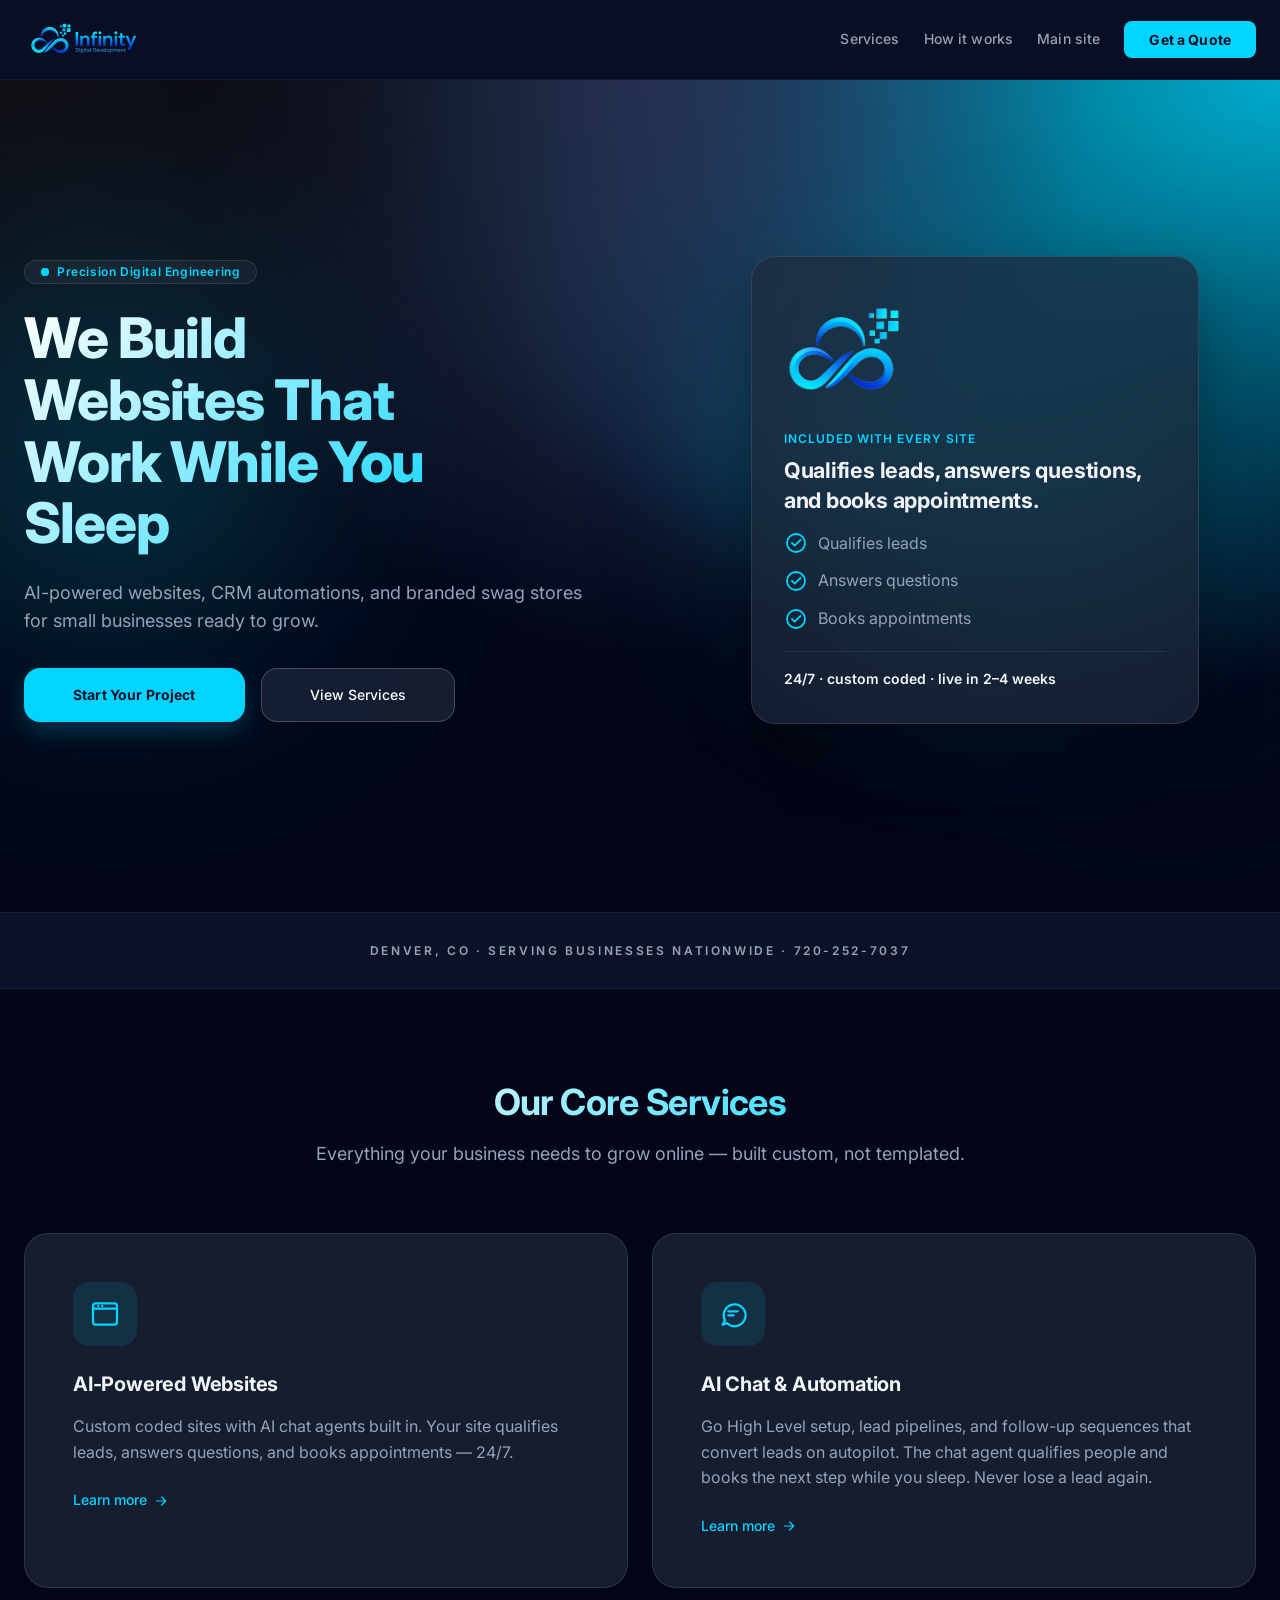
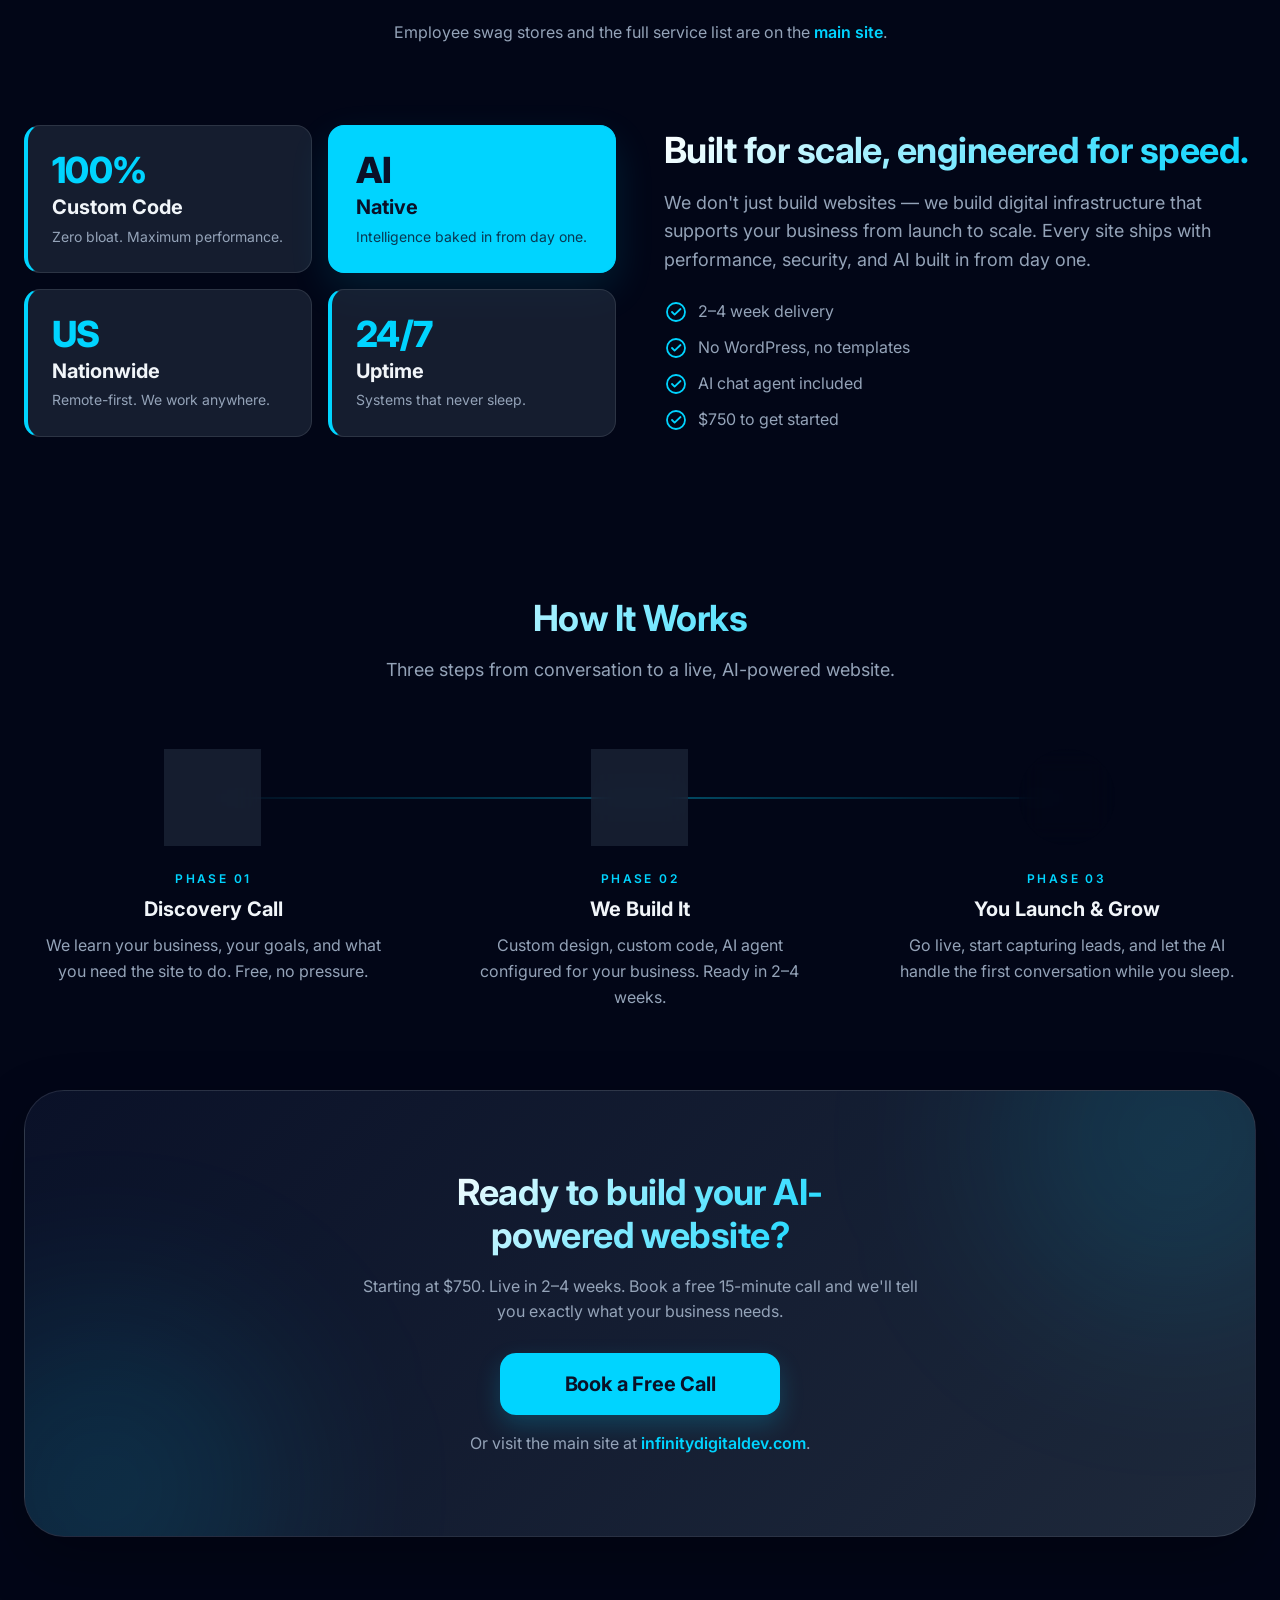
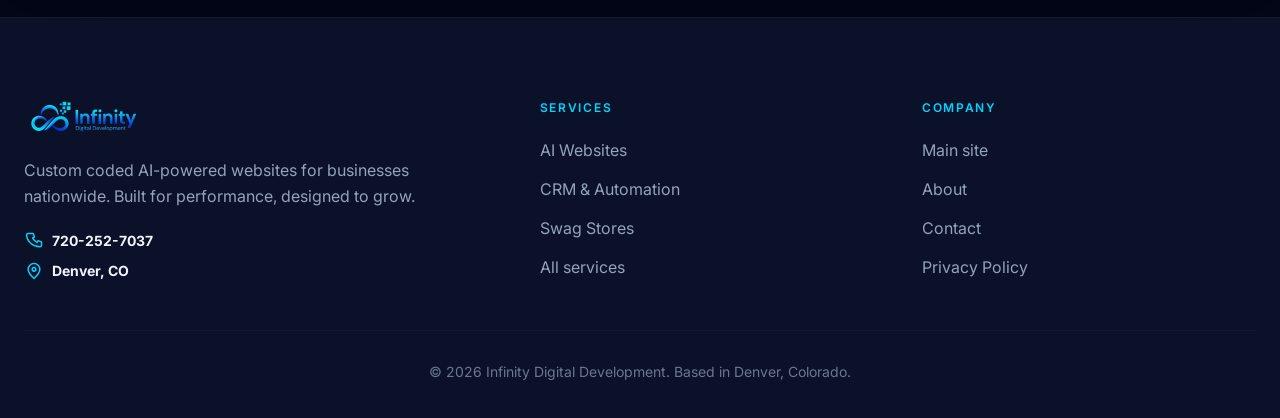
<file: index.html>
<!DOCTYPE html>
<html lang="en">
<head>
  <meta charset="utf-8">
  <meta name="viewport" content="width=device-width, initial-scale=1">
  <title>Infinity Digital Development | AI-Powered Websites &amp; Digital Solutions</title>
  <meta name="description" content="Infinity Digital Development builds custom coded AI-powered websites, AI chat agents, and automations for small businesses. Based in Denver, serving clients nationwide.">
  <meta name="author" content="Infinity Digital Development">
  <meta name="theme-color" content="#0a1128">
  <meta name="robots" content="index,follow">
  <link rel="canonical" href="https://infinitydigitaldevelopment.com/">
  <meta property="og:title" content="Infinity Digital Development | AI-Powered Websites">
  <meta property="og:description" content="Custom coded AI-powered websites, AI chat agents, and automations for small businesses nationwide.">
  <meta property="og:url" content="https://infinitydigitaldevelopment.com/">
  <meta property="og:site_name" content="Infinity Digital Development">
  <meta property="og:locale" content="en_US">
  <meta property="og:type" content="website">
  <meta property="og:image" content="https://infinitydigitaldevelopment.com/images/og.png">
  <meta property="og:image:width" content="1200">
  <meta property="og:image:height" content="630">
  <meta property="og:image:alt" content="Infinity Digital Development — We Build Websites That Work While You Sleep">
  <meta name="twitter:card" content="summary_large_image">
  <meta name="twitter:title" content="Infinity Digital Development | AI-Powered Websites">
  <meta name="twitter:description" content="Custom coded AI-powered websites, AI chat agents, and automations for small businesses nationwide.">
  <meta name="twitter:image" content="https://infinitydigitaldevelopment.com/images/og.png">
  <link rel="icon" href="favicon.ico" sizes="any">
  <link rel="icon" type="image/png" href="icon-512.png" sizes="512x512">
  <link rel="apple-touch-icon" href="apple-touch-icon.png">
  <link rel="preload" as="image" href="images/logo.png">
  <link rel="preconnect" href="https://fonts.googleapis.com">
  <link rel="preconnect" href="https://fonts.gstatic.com" crossorigin>
  <link href="https://fonts.googleapis.com/css2?family=Inter:wght@400;500;600;700;800&amp;display=swap" rel="stylesheet">
  <link rel="stylesheet" href="styles.css">
  <script type="application/ld+json">
  {
    "@context": "https://schema.org",
    "@type": "ProfessionalService",
    "name": "Infinity Digital Development",
    "url": "https://infinitydigitaldevelopment.com/",
    "image": "https://infinitydigitaldevelopment.com/images/logo.png",
    "telephone": "+1-720-252-7037",
    "address": {
      "@type": "PostalAddress",
      "addressLocality": "Denver",
      "addressRegion": "CO",
      "addressCountry": "US"
    },
    "areaServed": "US",
    "sameAs": ["https://infinitydigitaldev.com"]
  }
  </script>
</head>
<body>
  <header class="site-header">
    <div class="container header-inner">
      <a class="logo" href="index.html">
        <img src="images/logo.png" alt="Infinity Digital Development" width="120" height="40">
      </a>
      <button class="nav-toggle" type="button" aria-expanded="false" aria-controls="site-nav">
        <span class="sr-only">Menu</span>
        <span class="burger" aria-hidden="true"></span>
      </button>
      <nav class="site-nav" id="site-nav">
        <a href="#services">Services</a>
        <a href="#process">How it works</a>
        <a href="https://infinitydigitaldev.com">Main site</a>
        <a class="btn btn-nav" href="https://infinitydigitaldev.com/contact">Get a Quote</a>
      </nav>
    </div>
  </header>

  <main>
    <section class="hero">
      <div class="orb orb-left" aria-hidden="true"></div>
      <div class="orb orb-right" aria-hidden="true"></div>
      <div class="container hero-grid">
        <div>
          <div class="badge">
            <span class="pulse" aria-hidden="true"></span>
            Precision Digital Engineering
          </div>
          <h1 class="text-gradient">We Build Websites That Work While You Sleep</h1>
          <p class="lede">AI-powered websites, CRM automations, and branded swag stores for small businesses ready to grow.</p>
          <div class="hero-actions">
            <a class="btn btn-primary" href="https://infinitydigitaldev.com/contact">Start Your Project</a>
            <a class="btn btn-glass" href="#services">View Services</a>
          </div>
        </div>
        <div class="hero-art" aria-hidden="true">
          <div class="art-glow"></div>
          <div class="art-card">
            <img src="images/mark.png" alt="" width="160" height="160">
            <p class="art-kicker">Included with every site</p>
            <h2>Qualifies leads, answers questions, and books appointments.</h2>
            <ul class="art-list">
              <li>
                <svg class="icon" viewBox="0 0 24 24" fill="none" stroke="currentColor" stroke-width="1.8" stroke-linecap="round" stroke-linejoin="round"><circle cx="12" cy="12" r="9"/><path d="m8 12 2.6 2.6L16.5 9"/></svg>
                Qualifies leads
              </li>
              <li>
                <svg class="icon" viewBox="0 0 24 24" fill="none" stroke="currentColor" stroke-width="1.8" stroke-linecap="round" stroke-linejoin="round"><circle cx="12" cy="12" r="9"/><path d="m8 12 2.6 2.6L16.5 9"/></svg>
                Answers questions
              </li>
              <li>
                <svg class="icon" viewBox="0 0 24 24" fill="none" stroke="currentColor" stroke-width="1.8" stroke-linecap="round" stroke-linejoin="round"><circle cx="12" cy="12" r="9"/><path d="m8 12 2.6 2.6L16.5 9"/></svg>
                Books appointments
              </li>
            </ul>
            <p class="art-foot">24/7 · custom coded · live in 2–4 weeks</p>
          </div>
        </div>
      </div>
    </section>

    <p class="locale-bar">Denver, CO · Serving businesses nationwide · <a href="tel:7202527037">720-252-7037</a></p>

    <section class="section" id="services">
      <div class="container">
        <div class="section-head">
          <h2 class="text-gradient">Our Core Services</h2>
          <p>Everything your business needs to grow online — built custom, not templated.</p>
        </div>
        <div class="services-grid">
          <article class="service-card">
            <div class="service-icon">
              <svg class="icon-lg" viewBox="0 0 24 24" fill="none" stroke="currentColor" stroke-width="1.7" stroke-linecap="round" stroke-linejoin="round" aria-hidden="true"><rect x="3" y="4" width="18" height="16" rx="2"/><path d="M3 8h18"/><path d="M7 6h.01M10 6h.01"/></svg>
            </div>
            <h3>AI-Powered Websites</h3>
            <p>Custom coded sites with AI chat agents built in. Your site qualifies leads, answers questions, and books appointments — 24/7.</p>
            <a class="more-link" href="https://infinitydigitaldev.com/ai-websites">Learn more
              <svg class="icon" viewBox="0 0 24 24" fill="none" stroke="currentColor" stroke-width="1.8" stroke-linecap="round" stroke-linejoin="round" aria-hidden="true"><path d="M5 12h14M13 6l6 6-6 6"/></svg>
            </a>
          </article>
          <article class="service-card">
            <div class="service-icon">
              <svg class="icon-lg" viewBox="0 0 24 24" fill="none" stroke="currentColor" stroke-width="1.7" stroke-linecap="round" stroke-linejoin="round" aria-hidden="true"><path d="M6 16.8 4.2 20l3.4-1.1A8.2 8.2 0 1 0 6 16.8Z"/><path d="M8.5 10h7M8.5 13h4"/></svg>
            </div>
            <h3>AI Chat &amp; Automation</h3>
            <p>Go High Level setup, lead pipelines, and follow-up sequences that convert leads on autopilot. The chat agent qualifies people and books the next step while you sleep. Never lose a lead again.</p>
            <a class="more-link" href="https://infinitydigitaldev.com/crm-automation">Learn more
              <svg class="icon" viewBox="0 0 24 24" fill="none" stroke="currentColor" stroke-width="1.8" stroke-linecap="round" stroke-linejoin="round" aria-hidden="true"><path d="M5 12h14M13 6l6 6-6 6"/></svg>
            </a>
          </article>
        </div>
        <p class="services-note">Employee swag stores and the full service list are on the <a href="https://infinitydigitaldev.com/#services">main site</a>.</p>
      </div>
    </section>

    <section class="section section-tight" id="why">
      <div class="container why-grid">
        <div class="stat-grid">
          <article class="stat">
            <span class="value">100%</span>
            <span class="label">Custom Code</span>
            <p>Zero bloat. Maximum performance.</p>
          </article>
          <article class="stat stat-highlight">
            <span class="value">AI</span>
            <span class="label">Native</span>
            <p>Intelligence baked in from day one.</p>
          </article>
          <article class="stat">
            <span class="value">US</span>
            <span class="label">Nationwide</span>
            <p>Remote-first. We work anywhere.</p>
          </article>
          <article class="stat">
            <span class="value">24/7</span>
            <span class="label">Uptime</span>
            <p>Systems that never sleep.</p>
          </article>
        </div>
        <div class="why-copy">
          <h2 class="text-gradient">Built for scale, engineered for speed.</h2>
          <p>We don't just build websites — we build digital infrastructure that supports your business from launch to scale. Every site ships with performance, security, and AI built in from day one.</p>
          <ul class="check-list">
            <li>
              <svg class="icon" viewBox="0 0 24 24" fill="none" stroke="currentColor" stroke-width="1.8" stroke-linecap="round" stroke-linejoin="round" aria-hidden="true"><circle cx="12" cy="12" r="9"/><path d="m8 12 2.6 2.6L16.5 9"/></svg>
              2–4 week delivery
            </li>
            <li>
              <svg class="icon" viewBox="0 0 24 24" fill="none" stroke="currentColor" stroke-width="1.8" stroke-linecap="round" stroke-linejoin="round" aria-hidden="true"><circle cx="12" cy="12" r="9"/><path d="m8 12 2.6 2.6L16.5 9"/></svg>
              No WordPress, no templates
            </li>
            <li>
              <svg class="icon" viewBox="0 0 24 24" fill="none" stroke="currentColor" stroke-width="1.8" stroke-linecap="round" stroke-linejoin="round" aria-hidden="true"><circle cx="12" cy="12" r="9"/><path d="m8 12 2.6 2.6L16.5 9"/></svg>
              AI chat agent included
            </li>
            <li>
              <svg class="icon" viewBox="0 0 24 24" fill="none" stroke="currentColor" stroke-width="1.8" stroke-linecap="round" stroke-linejoin="round" aria-hidden="true"><circle cx="12" cy="12" r="9"/><path d="m8 12 2.6 2.6L16.5 9"/></svg>
              $750 to get started
            </li>
          </ul>
        </div>
      </div>
    </section>

    <section class="section" id="process">
      <div class="container">
        <div class="section-head">
          <h2 class="text-gradient">How It Works</h2>
          <p>Three steps from conversation to a live, AI-powered website.</p>
        </div>
        <div class="process-grid">
          <article class="step">
            <div class="step-icon">
              <svg class="icon" viewBox="0 0 24 24" fill="none" stroke="currentColor" stroke-width="1.7" stroke-linecap="round" stroke-linejoin="round" aria-hidden="true"><circle cx="12" cy="12" r="9"/><circle cx="12" cy="12" r="3"/><path d="M12 3v2M12 19v2M3 12h2M19 12h2"/></svg>
            </div>
            <div class="phase">Phase 01</div>
            <h3>Discovery Call</h3>
            <p>We learn your business, your goals, and what you need the site to do. Free, no pressure.</p>
          </article>
          <article class="step">
            <div class="step-icon">
              <svg class="icon" viewBox="0 0 24 24" fill="none" stroke="currentColor" stroke-width="1.7" stroke-linecap="round" stroke-linejoin="round" aria-hidden="true"><path d="m8 8-4 4 4 4M16 8l4 4-4 4M13 6l-2 12"/></svg>
            </div>
            <div class="phase">Phase 02</div>
            <h3>We Build It</h3>
            <p>Custom design, custom code, AI agent configured for your business. Ready in 2–4 weeks.</p>
          </article>
          <article class="step step-highlight">
            <div class="step-icon">
              <svg class="icon" viewBox="0 0 24 24" fill="none" stroke="currentColor" stroke-width="1.7" stroke-linecap="round" stroke-linejoin="round" aria-hidden="true"><path d="M12 19V5M12 5l5 5M12 5 7 10"/><path d="M5 19h14"/></svg>
            </div>
            <div class="phase">Phase 03</div>
            <h3>You Launch &amp; Grow</h3>
            <p>Go live, start capturing leads, and let the AI handle the first conversation while you sleep.</p>
          </article>
        </div>
      </div>
    </section>

    <div class="container cta-wrap">
      <section class="cta-banner">
        <h2 class="text-gradient">Ready to build your AI-powered website?</h2>
        <p>Starting at $750. Live in 2–4 weeks. Book a free 15-minute call and we'll tell you exactly what your business needs.</p>
        <a class="btn btn-primary btn-lg" href="https://infinitydigitaldev.com/contact">Book a Free Call</a>
        <p class="cta-alt">Or visit the main site at <a href="https://infinitydigitaldev.com">infinitydigitaldev.com</a>.</p>
      </section>
    </div>
  </main>

  <footer class="site-footer">
    <div class="container footer-grid">
      <div class="footer-brand">
        <a class="logo" href="index.html">
          <img src="images/logo.png" alt="Infinity Digital Development" width="120" height="40">
        </a>
        <p>Custom coded AI-powered websites for businesses nationwide. Built for performance, designed to grow.</p>
        <div class="contact-lines">
          <a href="tel:7202527037">
            <svg class="icon" viewBox="0 0 24 24" fill="none" stroke="currentColor" stroke-width="1.8" stroke-linecap="round" stroke-linejoin="round" aria-hidden="true"><path d="M7 3h4l1.5 4-2.2 1.3a12 12 0 0 0 5.4 5.4L17 11.5 21 13v4a2 2 0 0 1-2 2A16 16 0 0 1 3 5a2 2 0 0 1 2-2h2Z"/></svg>
            720-252-7037
          </a>
          <span>
            <svg class="icon" viewBox="0 0 24 24" fill="none" stroke="currentColor" stroke-width="1.8" stroke-linecap="round" stroke-linejoin="round" aria-hidden="true"><path d="M12 21s7-6.2 7-11a7 7 0 1 0-14 0c0 4.8 7 11 7 11Z"/><circle cx="12" cy="10" r="2.2"/></svg>
            Denver, CO
          </span>
        </div>
      </div>
      <div>
        <p class="footer-title">Services</p>
        <ul>
          <li><a href="https://infinitydigitaldev.com/ai-websites">AI Websites</a></li>
          <li><a href="https://infinitydigitaldev.com/crm-automation">CRM &amp; Automation</a></li>
          <li><a href="https://infinitydigitaldev.com/swag-stores">Swag Stores</a></li>
          <li><a href="https://infinitydigitaldev.com/#services">All services</a></li>
        </ul>
      </div>
      <div>
        <p class="footer-title">Company</p>
        <ul>
          <li><a href="https://infinitydigitaldev.com">Main site</a></li>
          <li><a href="https://infinitydigitaldev.com/about">About</a></li>
          <li><a href="https://infinitydigitaldev.com/contact">Contact</a></li>
          <li><a href="privacy.html">Privacy Policy</a></li>
        </ul>
      </div>
    </div>
    <div class="container footer-base">
      <p>© 2026 Infinity Digital Development. Based in Denver, Colorado.</p>
    </div>
  </footer>

  <script>
    (function () {
      var btn = document.querySelector(".nav-toggle");
      var nav = document.getElementById("site-nav");
      if (!btn || !nav) return;
      function closeNav() {
        nav.classList.remove("is-open");
        btn.setAttribute("aria-expanded", "false");
      }
      btn.addEventListener("click", function () {
        var open = nav.classList.toggle("is-open");
        btn.setAttribute("aria-expanded", open ? "true" : "false");
      });
      nav.querySelectorAll("a").forEach(function (link) {
        link.addEventListener("click", closeNav);
      });
      document.addEventListener("keydown", function (event) {
        if (event.key === "Escape") closeNav();
      });
    })();
  </script>
</body>
</html>
</file>
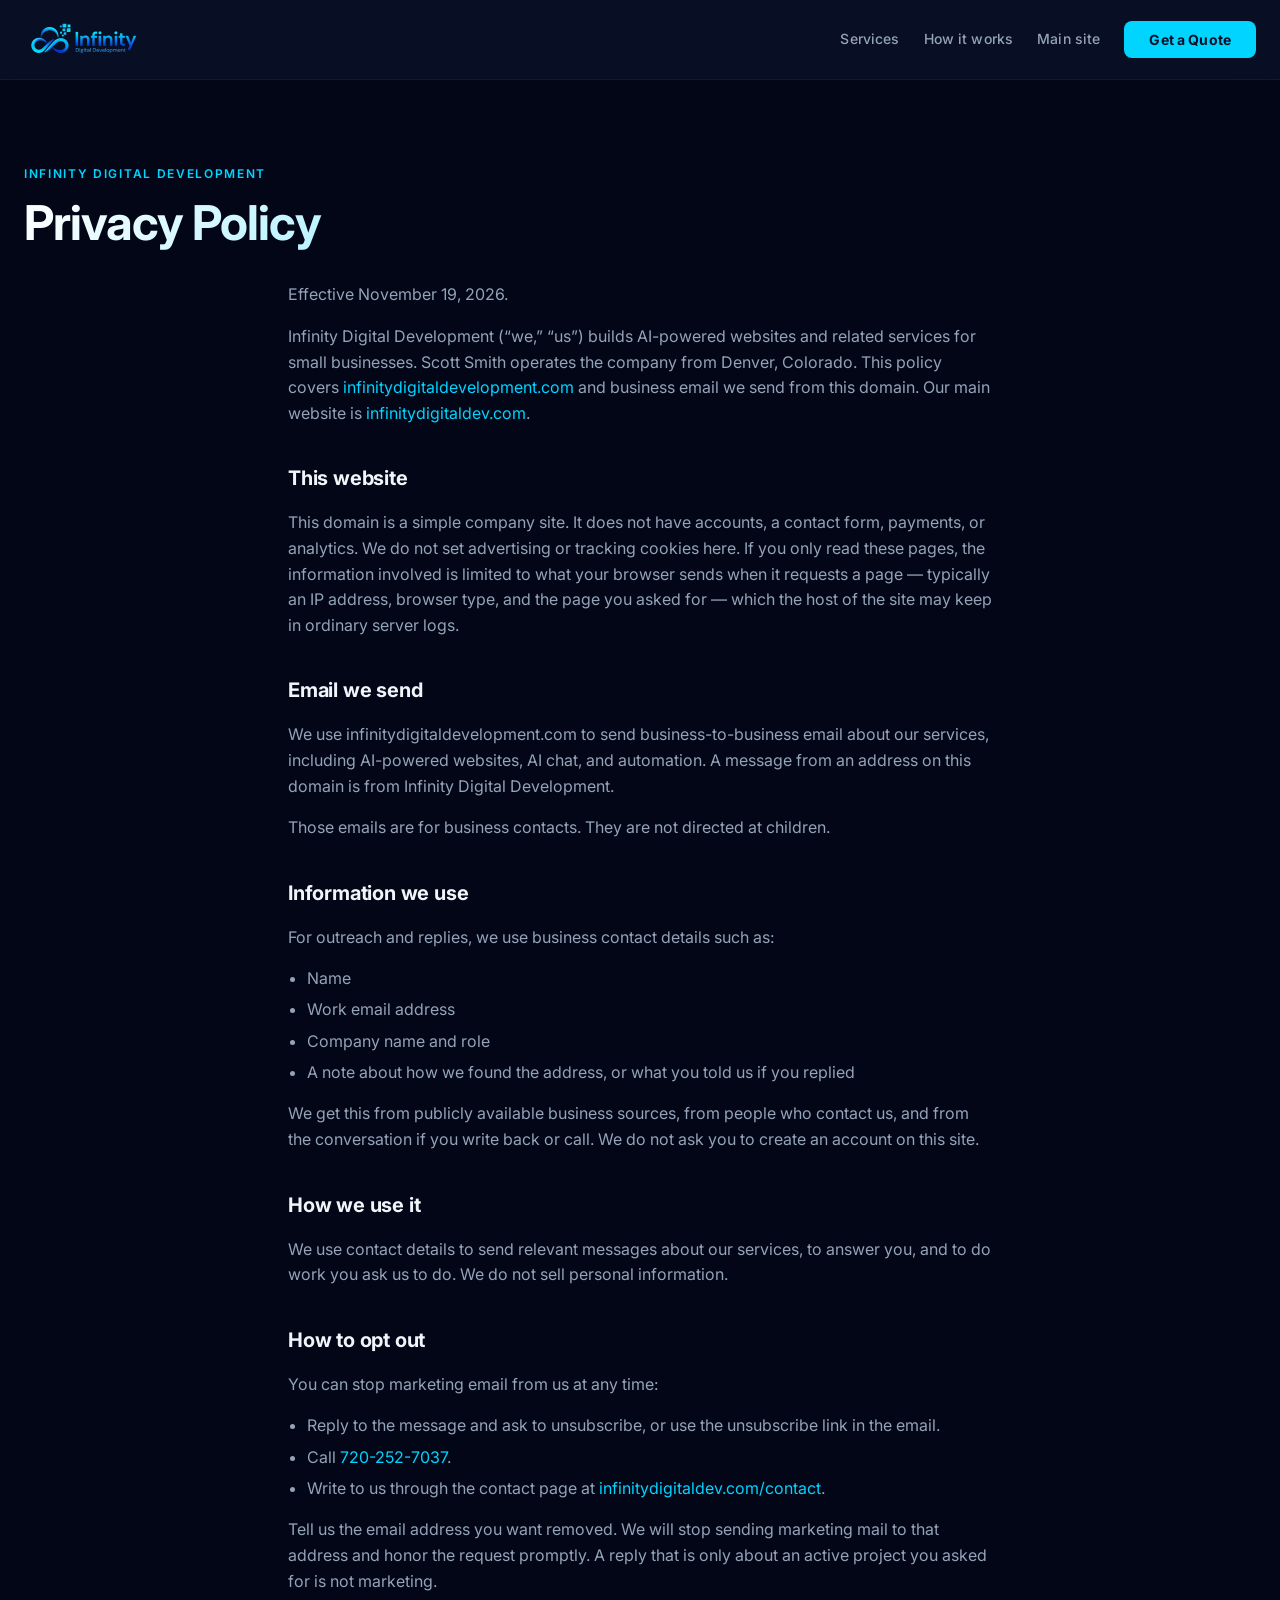
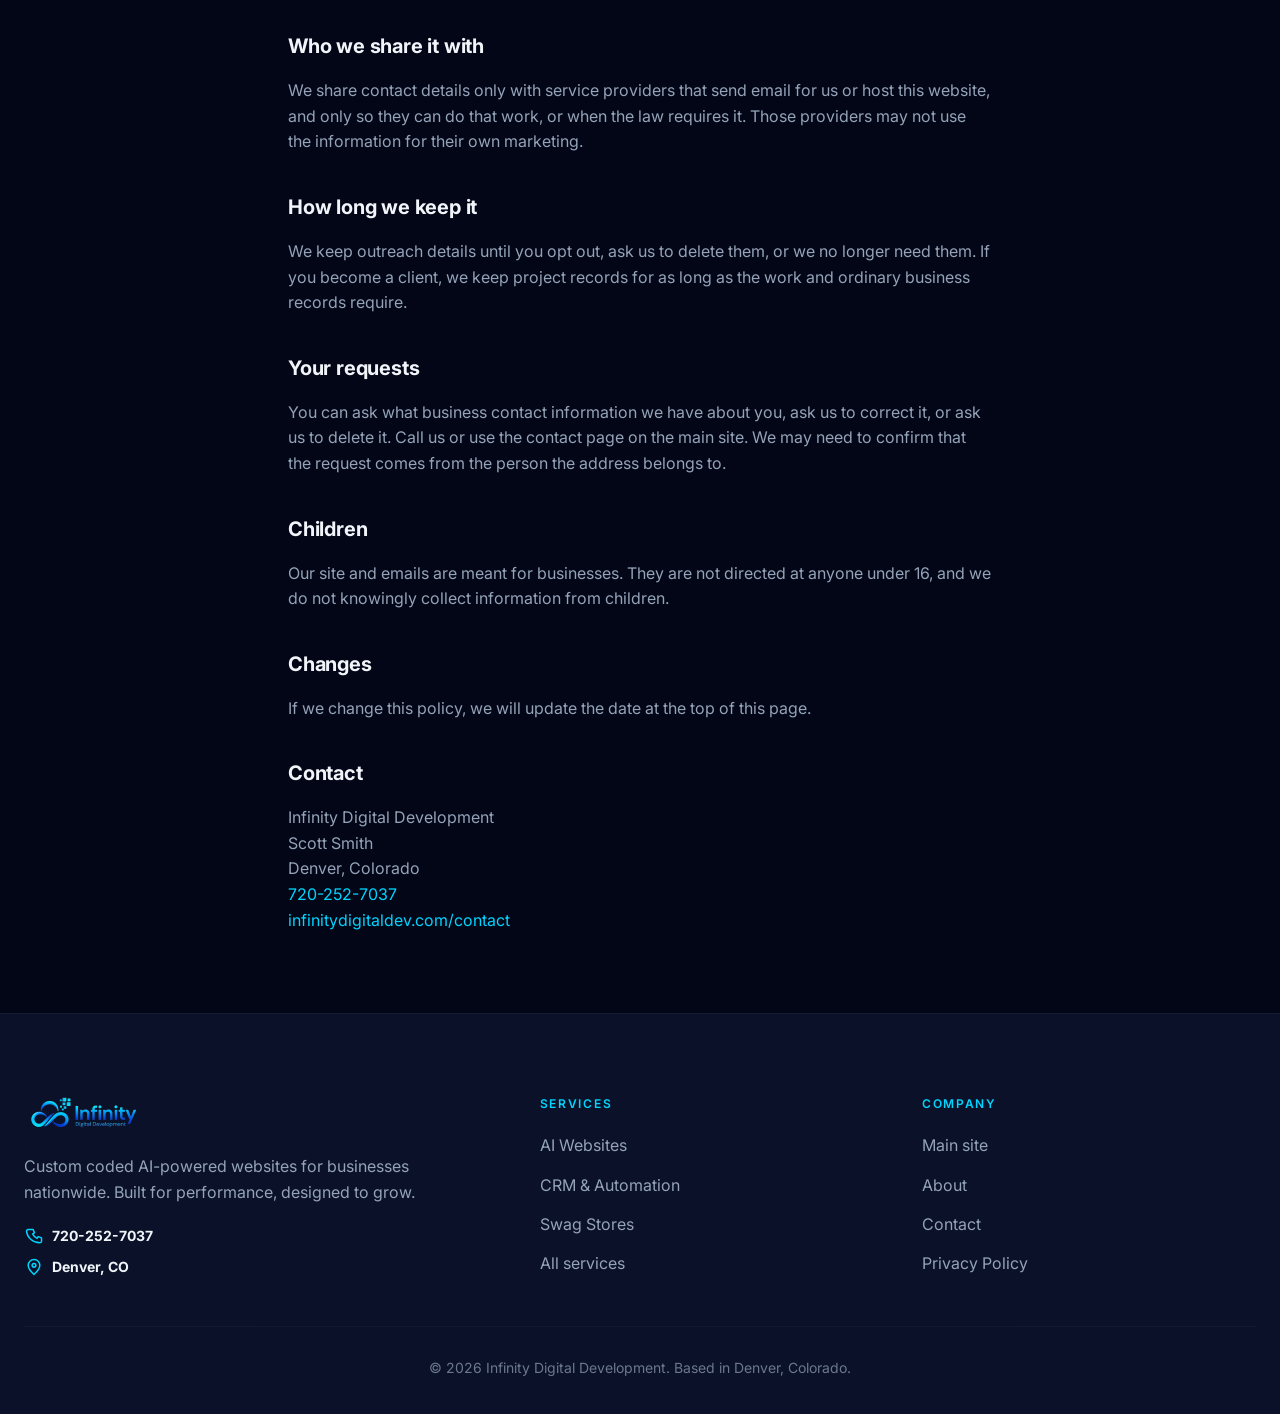
<file: privacy.html>
<!DOCTYPE html>
<html lang="en">
<head>
  <meta charset="utf-8">
  <meta name="viewport" content="width=device-width, initial-scale=1">
  <title>Privacy Policy | Infinity Digital Development</title>
  <meta name="description" content="Privacy policy for Infinity Digital Development. How we handle business contact details and email sent from infinitydigitaldevelopment.com.">
  <meta name="theme-color" content="#0a1128">
  <meta name="robots" content="index,follow">
  <link rel="canonical" href="https://infinitydigitaldevelopment.com/privacy.html">
  <meta property="og:title" content="Privacy Policy | Infinity Digital Development">
  <meta property="og:description" content="How Infinity Digital Development handles business contact details and email sent from infinitydigitaldevelopment.com.">
  <meta property="og:url" content="https://infinitydigitaldevelopment.com/privacy.html">
  <meta property="og:site_name" content="Infinity Digital Development">
  <meta property="og:type" content="website">
  <meta property="og:image" content="https://infinitydigitaldevelopment.com/images/og.png">
  <link rel="icon" href="favicon.ico" sizes="any">
  <link rel="icon" type="image/png" href="icon-512.png" sizes="512x512">
  <link rel="apple-touch-icon" href="apple-touch-icon.png">
  <link rel="preconnect" href="https://fonts.googleapis.com">
  <link rel="preconnect" href="https://fonts.gstatic.com" crossorigin>
  <link href="https://fonts.googleapis.com/css2?family=Inter:wght@400;500;600;700;800&amp;display=swap" rel="stylesheet">
  <link rel="stylesheet" href="styles.css">
</head>
<body>
  <header class="site-header">
    <div class="container header-inner">
      <a class="logo" href="index.html">
        <img src="images/logo.png" alt="Infinity Digital Development" width="120" height="40">
      </a>
      <button class="nav-toggle" type="button" aria-expanded="false" aria-controls="site-nav">
        <span class="sr-only">Menu</span>
        <span class="burger" aria-hidden="true"></span>
      </button>
      <nav class="site-nav" id="site-nav">
        <a href="index.html#services">Services</a>
        <a href="index.html#process">How it works</a>
        <a href="https://infinitydigitaldev.com">Main site</a>
        <a class="btn btn-nav" href="https://infinitydigitaldev.com/contact">Get a Quote</a>
      </nav>
    </div>
  </header>

  <main>
    <div class="container page-hero">
      <p>Infinity Digital Development</p>
      <h1 class="text-gradient">Privacy Policy</h1>
    </div>
    <article class="container policy">
      <p>Effective November 19, 2026.</p>
      <p>Infinity Digital Development (“we,” “us”) builds AI-powered websites and related services for small businesses. Scott Smith operates the company from Denver, Colorado. This policy covers <a href="https://infinitydigitaldevelopment.com">infinitydigitaldevelopment.com</a> and business email we send from this domain. Our main website is <a href="https://infinitydigitaldev.com">infinitydigitaldev.com</a>.</p>

      <h2>This website</h2>
      <p>This domain is a simple company site. It does not have accounts, a contact form, payments, or analytics. We do not set advertising or tracking cookies here. If you only read these pages, the information involved is limited to what your browser sends when it requests a page — typically an IP address, browser type, and the page you asked for — which the host of the site may keep in ordinary server logs.</p>

      <h2>Email we send</h2>
      <p>We use infinitydigitaldevelopment.com to send business-to-business email about our services, including AI-powered websites, AI chat, and automation. A message from an address on this domain is from Infinity Digital Development.</p>
      <p>Those emails are for business contacts. They are not directed at children.</p>

      <h2>Information we use</h2>
      <p>For outreach and replies, we use business contact details such as:</p>
      <ul>
        <li>Name</li>
        <li>Work email address</li>
        <li>Company name and role</li>
        <li>A note about how we found the address, or what you told us if you replied</li>
      </ul>
      <p>We get this from publicly available business sources, from people who contact us, and from the conversation if you write back or call. We do not ask you to create an account on this site.</p>

      <h2>How we use it</h2>
      <p>We use contact details to send relevant messages about our services, to answer you, and to do work you ask us to do. We do not sell personal information.</p>

      <h2>How to opt out</h2>
      <p>You can stop marketing email from us at any time:</p>
      <ul>
        <li>Reply to the message and ask to unsubscribe, or use the unsubscribe link in the email.</li>
        <li>Call <a href="tel:7202527037">720-252-7037</a>.</li>
        <li>Write to us through the contact page at <a href="https://infinitydigitaldev.com/contact">infinitydigitaldev.com/contact</a>.</li>
      </ul>
      <p>Tell us the email address you want removed. We will stop sending marketing mail to that address and honor the request promptly. A reply that is only about an active project you asked for is not marketing.</p>

      <h2>Who we share it with</h2>
      <p>We share contact details only with service providers that send email for us or host this website, and only so they can do that work, or when the law requires it. Those providers may not use the information for their own marketing.</p>

      <h2>How long we keep it</h2>
      <p>We keep outreach details until you opt out, ask us to delete them, or we no longer need them. If you become a client, we keep project records for as long as the work and ordinary business records require.</p>

      <h2>Your requests</h2>
      <p>You can ask what business contact information we have about you, ask us to correct it, or ask us to delete it. Call us or use the contact page on the main site. We may need to confirm that the request comes from the person the address belongs to.</p>

      <h2>Children</h2>
      <p>Our site and emails are meant for businesses. They are not directed at anyone under 16, and we do not knowingly collect information from children.</p>

      <h2>Changes</h2>
      <p>If we change this policy, we will update the date at the top of this page.</p>

      <h2>Contact</h2>
      <p>Infinity Digital Development<br>
      Scott Smith<br>
      Denver, Colorado<br>
      <a href="tel:7202527037">720-252-7037</a><br>
      <a href="https://infinitydigitaldev.com/contact">infinitydigitaldev.com/contact</a></p>
    </article>
  </main>

  <footer class="site-footer">
    <div class="container footer-grid">
      <div class="footer-brand">
        <a class="logo" href="index.html">
          <img src="images/logo.png" alt="Infinity Digital Development" width="120" height="40">
        </a>
        <p>Custom coded AI-powered websites for businesses nationwide. Built for performance, designed to grow.</p>
        <div class="contact-lines">
          <a href="tel:7202527037">
            <svg class="icon" viewBox="0 0 24 24" fill="none" stroke="currentColor" stroke-width="1.8" stroke-linecap="round" stroke-linejoin="round" aria-hidden="true"><path d="M7 3h4l1.5 4-2.2 1.3a12 12 0 0 0 5.4 5.4L17 11.5 21 13v4a2 2 0 0 1-2 2A16 16 0 0 1 3 5a2 2 0 0 1 2-2h2Z"/></svg>
            720-252-7037
          </a>
          <span>
            <svg class="icon" viewBox="0 0 24 24" fill="none" stroke="currentColor" stroke-width="1.8" stroke-linecap="round" stroke-linejoin="round" aria-hidden="true"><path d="M12 21s7-6.2 7-11a7 7 0 1 0-14 0c0 4.8 7 11 7 11Z"/><circle cx="12" cy="10" r="2.2"/></svg>
            Denver, CO
          </span>
        </div>
      </div>
      <div>
        <p class="footer-title">Services</p>
        <ul>
          <li><a href="https://infinitydigitaldev.com/ai-websites">AI Websites</a></li>
          <li><a href="https://infinitydigitaldev.com/crm-automation">CRM &amp; Automation</a></li>
          <li><a href="https://infinitydigitaldev.com/swag-stores">Swag Stores</a></li>
          <li><a href="https://infinitydigitaldev.com/#services">All services</a></li>
        </ul>
      </div>
      <div>
        <p class="footer-title">Company</p>
        <ul>
          <li><a href="https://infinitydigitaldev.com">Main site</a></li>
          <li><a href="https://infinitydigitaldev.com/about">About</a></li>
          <li><a href="https://infinitydigitaldev.com/contact">Contact</a></li>
          <li><a href="privacy.html">Privacy Policy</a></li>
        </ul>
      </div>
    </div>
    <div class="container footer-base">
      <p>© 2026 Infinity Digital Development. Based in Denver, Colorado.</p>
    </div>
  </footer>

  <script>
    (function () {
      var btn = document.querySelector(".nav-toggle");
      var nav = document.getElementById("site-nav");
      if (!btn || !nav) return;
      function closeNav() {
        nav.classList.remove("is-open");
        btn.setAttribute("aria-expanded", "false");
      }
      btn.addEventListener("click", function () {
        var open = nav.classList.toggle("is-open");
        btn.setAttribute("aria-expanded", open ? "true" : "false");
      });
      nav.querySelectorAll("a").forEach(function (link) {
        link.addEventListener("click", closeNav);
      });
      document.addEventListener("keydown", function (event) {
        if (event.key === "Escape") closeNav();
      });
    })();
  </script>
</body>
</html>
</file>
<file: styles.css>
:root {
  --primary: #0a1128;
  --secondary: #00d4ff;
  --tertiary: #12c2e9;
  --background: #020617;
  --surface: #0f172a;
  --surface-variant: #1e293b;
  --outline: #334155;
  --on-primary: #ffffff;
  --on-surface: #f1f5f9;
  --on-surface-variant: #94a3b8;
  --max: 80rem;
  --header: 5rem;
  --gutter: 1.5rem;
  --font: "Inter", system-ui, sans-serif;
}

*,
*::before,
*::after {
  box-sizing: border-box;
}

html {
  scroll-behavior: smooth;
}

body {
  margin: 0;
  font-family: var(--font);
  font-size: 16px;
  line-height: 1.6;
  background: var(--background);
  color: var(--on-surface);
  -webkit-font-smoothing: antialiased;
  text-rendering: optimizeLegibility;
}

img {
  max-width: 100%;
  height: auto;
  display: block;
}

a {
  color: inherit;
  text-decoration: none;
}

button,
input {
  font-family: inherit;
}

:focus-visible {
  outline: 2px solid var(--secondary);
  outline-offset: 3px;
}

::selection {
  background: rgba(0, 212, 255, 0.28);
  color: #fff;
}

.sr-only {
  position: absolute;
  width: 1px;
  height: 1px;
  padding: 0;
  margin: -1px;
  overflow: hidden;
  clip: rect(0, 0, 0, 0);
  white-space: nowrap;
  border: 0;
}

.container {
  width: min(var(--max), calc(100% - var(--gutter) * 2));
  margin-inline: auto;
}

.text-gradient {
  color: #f8fafc;
}

@supports ((-webkit-background-clip: text) or (background-clip: text)) {
  .text-gradient {
    background: linear-gradient(135deg, #ffffff 0%, #00d4ff 100%);
    -webkit-background-clip: text;
    background-clip: text;
    color: transparent;
  }
}

.icon {
  width: 1.5rem;
  height: 1.5rem;
  flex: none;
}

.icon-lg {
  width: 2rem;
  height: 2rem;
}

/* Header */

.site-header {
  position: sticky;
  top: 0;
  z-index: 50;
  height: var(--header);
  background: rgba(10, 17, 40, 0.8);
  backdrop-filter: blur(24px);
  -webkit-backdrop-filter: blur(24px);
  border-bottom: 1px solid rgba(255, 255, 255, 0.05);
}

.header-inner {
  height: 100%;
  display: flex;
  align-items: center;
  justify-content: space-between;
  gap: 1.5rem;
}

.logo img {
  height: 40px;
  width: auto;
}

.site-nav {
  display: flex;
  align-items: center;
  gap: 1.5rem;
}

.site-nav a {
  font-size: 0.875rem;
  font-weight: 500;
  letter-spacing: 0.01em;
  color: var(--on-surface-variant);
  transition: color 0.2s ease;
}

.site-nav a:hover {
  color: var(--secondary);
}

.nav-toggle {
  display: none;
  width: 2.5rem;
  height: 2.5rem;
  padding: 0;
  border: 0;
  background: transparent;
  color: var(--on-primary);
  cursor: pointer;
}

.burger,
.burger::before,
.burger::after {
  display: block;
  width: 1.25rem;
  height: 2px;
  background: currentColor;
  border-radius: 2px;
  position: relative;
  transition: transform 0.2s ease, opacity 0.2s ease;
}

.burger::before,
.burger::after {
  content: "";
  position: absolute;
  left: 0;
}

.burger::before {
  top: -6px;
}

.burger::after {
  top: 6px;
}

.nav-toggle[aria-expanded="true"] .burger {
  background: transparent;
}

.nav-toggle[aria-expanded="true"] .burger::before {
  top: 0;
  transform: rotate(45deg);
}

.nav-toggle[aria-expanded="true"] .burger::after {
  top: 0;
  transform: rotate(-45deg);
}

/* Buttons */

.btn {
  display: inline-flex;
  align-items: center;
  justify-content: center;
  gap: 0.5rem;
  border: 1px solid transparent;
  cursor: pointer;
  text-align: center;
  transition: transform 0.2s ease, box-shadow 0.2s ease, background 0.2s ease, border-color 0.2s ease;
}

.btn-nav {
  background: var(--secondary);
  color: var(--primary) !important;
  font-weight: 700 !important;
  font-size: 0.875rem;
  line-height: 1.4;
  padding: 0.5rem 1.5rem;
  border-radius: 0.5rem;
}

.btn-nav:hover {
  color: var(--primary) !important;
  box-shadow: 0 0 20px rgba(0, 212, 255, 0.4);
}

.btn-primary {
  background: var(--secondary);
  color: var(--primary);
  font-weight: 700;
  font-size: 0.875rem;
  line-height: 1.4;
  letter-spacing: 0.01em;
  padding: 1rem 3rem;
  border-radius: 1rem;
  box-shadow: 0 10px 24px rgba(0, 212, 255, 0.2);
}

.btn-primary:hover {
  transform: scale(1.05);
}

.btn-glass {
  background: rgba(30, 41, 59, 0.7);
  color: var(--on-primary);
  backdrop-filter: blur(12px);
  -webkit-backdrop-filter: blur(12px);
  border: 1px solid rgba(255, 255, 255, 0.2);
  font-weight: 500;
  font-size: 0.875rem;
  line-height: 1.4;
  padding: 1rem 3rem;
  border-radius: 1rem;
}

.btn-glass:hover {
  background: rgba(255, 255, 255, 0.1);
}

.btn-lg {
  font-size: 1.25rem;
  font-weight: 700;
  line-height: 1.4;
  letter-spacing: -0.01em;
  padding: 1rem 4rem;
  border-radius: 1rem;
}

/* Hero */

.hero {
  position: relative;
  min-height: calc(100vh - var(--header));
  display: flex;
  align-items: center;
  overflow: hidden;
  background:
    radial-gradient(at 0% 0%, hsl(253 16% 7%) 0, transparent 50%),
    radial-gradient(at 50% 0%, hsl(225 39% 30%) 0, transparent 50%),
    radial-gradient(at 100% 0%, hsl(190 100% 40%) 0, transparent 52%),
    var(--background);
}

.orb {
  position: absolute;
  width: 24rem;
  height: 24rem;
  border-radius: 50%;
  filter: blur(120px);
  pointer-events: none;
  animation: glow 8s infinite alternate;
}

.orb-left {
  top: 22%;
  left: -5rem;
  background: rgba(0, 212, 255, 0.2);
}

.orb-right {
  right: -5rem;
  bottom: 18%;
  background: rgba(10, 17, 40, 0.4);
  animation-delay: -4s;
}

@keyframes glow {
  from { opacity: 0.3; }
  to { opacity: 0.65; }
}

.hero-grid {
  position: relative;
  z-index: 1;
  display: grid;
  grid-template-columns: 1.05fr 0.95fr;
  gap: 3rem;
  align-items: center;
  padding: 5rem 0;
}

.badge {
  display: inline-flex;
  align-items: center;
  gap: 0.5rem;
  padding: 0.25rem 1rem;
  border-radius: 999px;
  background: rgba(255, 255, 255, 0.05);
  border: 1px solid rgba(255, 255, 255, 0.1);
  color: var(--secondary);
  font-size: 0.75rem;
  font-weight: 600;
  letter-spacing: 0.05em;
  line-height: 1.2;
  backdrop-filter: blur(12px);
}

.pulse {
  position: relative;
  width: 0.5rem;
  height: 0.5rem;
  border-radius: 50%;
  background: var(--secondary);
  flex: none;
}

.pulse::after {
  content: "";
  position: absolute;
  inset: 0;
  border-radius: 50%;
  background: var(--secondary);
  animation: ping 1.6s cubic-bezier(0, 0, 0.2, 1) infinite;
}

@keyframes ping {
  75%, 100% {
    transform: scale(2.4);
    opacity: 0;
  }
}

.hero h1 {
  margin: 1.5rem 0 0;
  font-size: clamp(2.25rem, 4.6vw, 3.5rem);
  font-weight: 800;
  line-height: 1.1;
  letter-spacing: -0.02em;
  max-width: 12ch;
}

.lede {
  margin: 1.5rem 0 0;
  max-width: 36rem;
  color: var(--on-surface-variant);
  font-size: 1.125rem;
  line-height: 1.6;
}

.hero-actions {
  display: flex;
  flex-wrap: wrap;
  gap: 1rem;
  margin-top: 2rem;
}

.hero-art {
  position: relative;
  display: flex;
  justify-content: center;
}

.art-glow {
  position: absolute;
  inset: 10% 8%;
  background: rgba(0, 212, 255, 0.2);
  filter: blur(80px);
  border-radius: 50%;
}

.art-card {
  position: relative;
  width: min(100%, 28rem);
  padding: 2rem;
  border-radius: 1.5rem;
  background: rgba(30, 41, 59, 0.72);
  border: 1px solid rgba(255, 255, 255, 0.1);
  backdrop-filter: blur(12px);
  -webkit-backdrop-filter: blur(12px);
  box-shadow: 0 24px 60px rgba(0, 0, 0, 0.35);
  animation: float 6s ease-in-out infinite;
}

@keyframes float {
  0%, 100% { transform: translateY(0); }
  50% { transform: translateY(-12px); }
}

.art-card img {
  width: 7.5rem;
  height: auto;
  margin-bottom: 1.25rem;
}

.art-kicker {
  margin: 0;
  color: var(--secondary);
  font-size: 0.75rem;
  font-weight: 600;
  letter-spacing: 0.08em;
  text-transform: uppercase;
}

.art-card h2 {
  margin: 0.5rem 0 1rem;
  font-size: 1.35rem;
  line-height: 1.35;
  letter-spacing: -0.01em;
}

.art-list {
  list-style: none;
  margin: 0;
  padding: 0;
  display: grid;
  gap: 0.75rem;
}

.art-list li {
  display: flex;
  align-items: center;
  gap: 0.65rem;
  color: var(--on-surface-variant);
}

.art-list .icon {
  color: var(--secondary);
}

.art-foot {
  margin: 1.25rem 0 0;
  padding-top: 1rem;
  border-top: 1px solid rgba(255, 255, 255, 0.08);
  color: var(--on-surface);
  font-weight: 600;
  font-size: 0.875rem;
}

/* Locale bar */

.locale-bar {
  background: var(--primary);
  border-block: 1px solid rgba(255, 255, 255, 0.05);
  text-align: center;
  padding: 1.75rem var(--gutter);
  color: var(--on-surface-variant);
  font-size: 0.75rem;
  font-weight: 600;
  letter-spacing: 0.22em;
  text-transform: uppercase;
}

.locale-bar a:hover {
  color: var(--secondary);
}

/* Sections */

.section {
  padding: 5rem 0;
}

.section-tight {
  padding-top: 0;
}

.section-head {
  text-align: center;
  max-width: 42rem;
  margin: 0 auto 4rem;
}

.section-head h2,
.why-copy h2,
.cta-banner h2 {
  margin: 0;
  font-size: clamp(1.75rem, 3vw, 2.25rem);
  font-weight: 700;
  line-height: 1.2;
  letter-spacing: -0.015em;
}

.section-head p,
.why-copy > p {
  margin: 1rem 0 0;
  color: var(--on-surface-variant);
  font-size: 1.125rem;
}

.services-grid {
  display: grid;
  grid-template-columns: 1fr 1fr;
  gap: 1.5rem;
}

.service-card {
  position: relative;
  overflow: hidden;
  padding: 3rem;
  border-radius: 1.5rem;
  background: rgba(30, 41, 59, 0.7);
  border: 1px solid rgba(255, 255, 255, 0.1);
  backdrop-filter: blur(12px);
  transition: border-color 0.25s ease;
}

.service-card:hover {
  border-color: var(--secondary);
}

.service-icon {
  width: 4rem;
  height: 4rem;
  border-radius: 1rem;
  display: grid;
  place-items: center;
  background: rgba(0, 212, 255, 0.1);
  color: var(--secondary);
  margin-bottom: 1.5rem;
  transition: background 0.3s ease, color 0.3s ease;
}

.service-card:hover .service-icon {
  background: var(--secondary);
  color: var(--primary);
}

.service-card h3 {
  margin: 0 0 1rem;
  font-size: 1.25rem;
  line-height: 1.4;
  letter-spacing: -0.01em;
}

.service-card p {
  margin: 0;
  color: var(--on-surface-variant);
}

.more-link {
  display: inline-flex;
  align-items: center;
  gap: 0.35rem;
  margin-top: 1.5rem;
  color: var(--secondary);
  font-size: 0.875rem;
  font-weight: 500;
}

.more-link .icon {
  width: 1rem;
  height: 1rem;
}

.services-note {
  margin: 2rem 0 0;
  text-align: center;
  color: var(--on-surface-variant);
}

.services-note a {
  color: var(--secondary);
  font-weight: 600;
}

.services-note a:hover {
  text-decoration: underline;
}

/* Why */

.why-grid {
  display: grid;
  grid-template-columns: 1fr 1fr;
  gap: 3rem;
  align-items: center;
}

.stat-grid {
  display: grid;
  grid-template-columns: 1fr 1fr;
  gap: 1rem;
}

.stat {
  padding: 1.5rem;
  border-radius: 1rem;
  background: rgba(30, 41, 59, 0.7);
  border: 1px solid rgba(255, 255, 255, 0.1);
  border-left: 4px solid var(--secondary);
}

.stat strong,
.stat b {
  display: block;
}

.stat .value {
  display: block;
  color: var(--secondary);
  font-size: 2.25rem;
  font-weight: 800;
  line-height: 1.15;
  letter-spacing: -0.015em;
}

.stat .label {
  display: block;
  margin-top: 0.15rem;
  font-size: 1.25rem;
  font-weight: 700;
  line-height: 1.3;
}

.stat p {
  margin: 0.35rem 0 0;
  color: var(--on-surface-variant);
  font-size: 0.875rem;
}

.stat-highlight {
  background: var(--secondary);
  border-color: var(--secondary);
  box-shadow: 0 16px 40px rgba(0, 212, 255, 0.12);
}

.stat-highlight .value,
.stat-highlight .label {
  color: var(--primary);
}

.stat-highlight p {
  color: rgba(10, 17, 40, 0.8);
}

.check-list {
  list-style: none;
  margin: 1.5rem 0 0;
  padding: 0;
  display: grid;
  gap: 0.65rem;
}

.check-list li {
  display: flex;
  align-items: center;
  gap: 0.6rem;
  color: var(--on-surface-variant);
}

.check-list .icon {
  color: var(--secondary);
}

/* Process */

.process-grid {
  position: relative;
  display: grid;
  grid-template-columns: repeat(3, 1fr);
  gap: 3rem;
}

.process-grid::before {
  content: "";
  position: absolute;
  top: 3rem;
  left: 12%;
  right: 12%;
  height: 2px;
  background: linear-gradient(90deg, transparent, rgba(0, 212, 255, 0.35), transparent);
}

.step {
  position: relative;
  text-align: center;
}

.step-icon {
  width: 6rem;
  height: 6rem;
  margin: 0 auto 1.5rem;
  border-radius: 50%;
  display: grid;
  place-items: center;
  color: var(--secondary);
  background: rgba(30, 41, 59, 0.7);
  border: 1px solid rgba(255, 255, 255, 0.1);
  backdrop-filter: blur(12px);
}

.step-icon .icon {
  width: 2.25rem;
  height: 2.25rem;
}

.step-highlight .step-icon {
  background: var(--secondary);
  color: var(--primary);
  border-color: transparent;
  box-shadow: 0 0 50px rgba(0, 212, 255, 0.3);
}

.phase {
  color: var(--secondary);
  font-size: 0.75rem;
  font-weight: 600;
  letter-spacing: 0.2em;
  text-transform: uppercase;
}

.step h3 {
  margin: 0.35rem 0 0.5rem;
  font-size: 1.25rem;
}

.step p {
  margin: 0 auto;
  max-width: 22rem;
  color: var(--on-surface-variant);
}

/* CTA */

.cta-wrap {
  padding-bottom: 5rem;
}

.cta-banner {
  position: relative;
  overflow: hidden;
  text-align: center;
  padding: 5rem 1.5rem;
  border-radius: 2.5rem;
  border: 1px solid rgba(255, 255, 255, 0.1);
  background: linear-gradient(135deg, var(--primary), var(--surface-variant));
  box-shadow: 0 24px 60px rgba(0, 0, 0, 0.28);
}

.cta-banner::before,
.cta-banner::after {
  content: "";
  position: absolute;
  width: 22rem;
  height: 22rem;
  border-radius: 50%;
  background: rgba(0, 212, 255, 0.12);
  filter: blur(90px);
}

.cta-banner::before {
  left: -6rem;
  bottom: -8rem;
}

.cta-banner::after {
  right: -6rem;
  top: -8rem;
}

.cta-banner h2,
.cta-banner p,
.cta-banner .btn {
  position: relative;
  z-index: 1;
}

.cta-banner h2 {
  max-width: 18ch;
  margin-inline: auto;
}

.cta-banner p {
  max-width: 36rem;
  margin: 1rem auto 0;
  color: var(--on-surface-variant);
}

.cta-banner .btn {
  margin-top: 1.75rem;
}

.cta-alt {
  position: relative;
  z-index: 1;
  margin: 1.25rem 0 0;
  color: var(--on-surface-variant);
}

.cta-alt a {
  color: var(--secondary);
  font-weight: 600;
}

.cta-alt a:hover {
  text-decoration: underline;
}

/* Footer */

.site-footer {
  background: var(--primary);
  border-top: 1px solid rgba(255, 255, 255, 0.05);
}

.footer-grid {
  display: grid;
  grid-template-columns: 1.4fr 1fr 1fr;
  gap: 3rem;
  padding: 5rem 0 3rem;
}

.footer-brand p {
  margin: 1.25rem 0 0;
  max-width: 26rem;
  color: var(--on-surface-variant);
}

.contact-lines {
  display: grid;
  gap: 0.5rem;
  margin-top: 1.25rem;
}

.contact-lines a,
.contact-lines span {
  display: inline-flex;
  align-items: center;
  gap: 0.5rem;
  font-size: 0.875rem;
  font-weight: 700;
}

.contact-lines .icon {
  color: var(--secondary);
  width: 1.25rem;
  height: 1.25rem;
}

.contact-lines a:hover {
  color: var(--secondary);
}

.footer-title {
  margin: 0 0 1.25rem;
  color: var(--secondary);
  font-size: 0.75rem;
  font-weight: 600;
  letter-spacing: 0.14em;
  text-transform: uppercase;
}

.site-footer ul {
  list-style: none;
  margin: 0;
  padding: 0;
  display: grid;
  gap: 0.85rem;
}

.site-footer li a {
  color: var(--on-surface-variant);
}

.site-footer li a:hover {
  color: var(--on-primary);
}

.footer-base {
  border-top: 1px solid rgba(255, 255, 255, 0.05);
  padding: 1rem 0 1.25rem;
  text-align: center;
  color: var(--on-surface-variant);
  font-size: 0.875rem;
  opacity: 0.7;
}

/* Privacy */

.page-hero {
  padding: 4.5rem 0 1rem;
}

.page-hero p {
  margin: 0.75rem 0 0;
  color: var(--secondary);
  font-size: 0.75rem;
  font-weight: 600;
  letter-spacing: 0.14em;
  text-transform: uppercase;
}

.page-hero h1 {
  margin: 0.75rem 0 0;
  font-size: clamp(2rem, 4vw, 3rem);
  line-height: 1.15;
  letter-spacing: -0.02em;
}

.policy {
  max-width: 44rem;
  padding-bottom: 4rem;
}

.policy h2 {
  margin: 2.25rem 0 0.5rem;
  font-size: 1.25rem;
  letter-spacing: -0.01em;
}

.policy p,
.policy li {
  color: var(--on-surface-variant);
}

.policy a {
  color: var(--secondary);
}

.policy a:hover {
  text-decoration: underline;
}

.policy ul {
  margin: 0.5rem 0 0;
  padding-left: 1.2rem;
}

.policy li + li {
  margin-top: 0.35rem;
}

/* Responsive */

@media (max-width: 960px) {
  .nav-toggle {
    display: grid;
    place-items: center;
  }

  .site-nav {
    display: none;
    position: absolute;
    top: var(--header);
    left: 0;
    right: 0;
    flex-direction: column;
    align-items: stretch;
    gap: 0.25rem;
    padding: 0.75rem var(--gutter) 1.25rem;
    background: var(--surface);
    border-bottom: 1px solid rgba(255, 255, 255, 0.06);
  }

  .site-nav.is-open {
    display: flex;
  }

  .site-nav a {
    padding: 0.75rem 0;
  }

  .site-nav .btn-nav {
    margin-top: 0.5rem;
  }

  .hero {
    min-height: 0;
  }

  .hero-grid,
  .why-grid,
  .services-grid,
  .process-grid,
  .footer-grid {
    grid-template-columns: 1fr;
  }

  .hero-grid {
    text-align: center;
    padding: 3.5rem 0;
  }

  .hero h1,
  .lede {
    margin-inline: auto;
  }

  .hero-actions {
    justify-content: center;
  }

  .process-grid::before {
    display: none;
  }

  .section {
    padding: 3.5rem 0;
  }

  .section-head {
    margin-bottom: 2.5rem;
  }

  .service-card {
    padding: 2rem 1.5rem;
  }

  .cta-banner {
    padding: 3rem 1.25rem;
    border-radius: 1.5rem;
  }

  .btn-primary,
  .btn-glass {
    padding-inline: 1.75rem;
  }

  .btn-lg {
    padding-inline: 2rem;
    font-size: 1.05rem;
  }

  .locale-bar {
    letter-spacing: 0.08em;
  }
}

@media (max-width: 560px) {
  .stat-grid {
    grid-template-columns: 1fr;
  }

  .hero-actions,
  .hero-actions .btn {
    width: 100%;
  }
}

@media (prefers-reduced-motion: reduce) {
  html {
    scroll-behavior: auto;
  }

  .orb,
  .art-card,
  .pulse::after {
    animation: none;
  }

  .btn-primary:hover {
    transform: none;
  }
}
</file>
